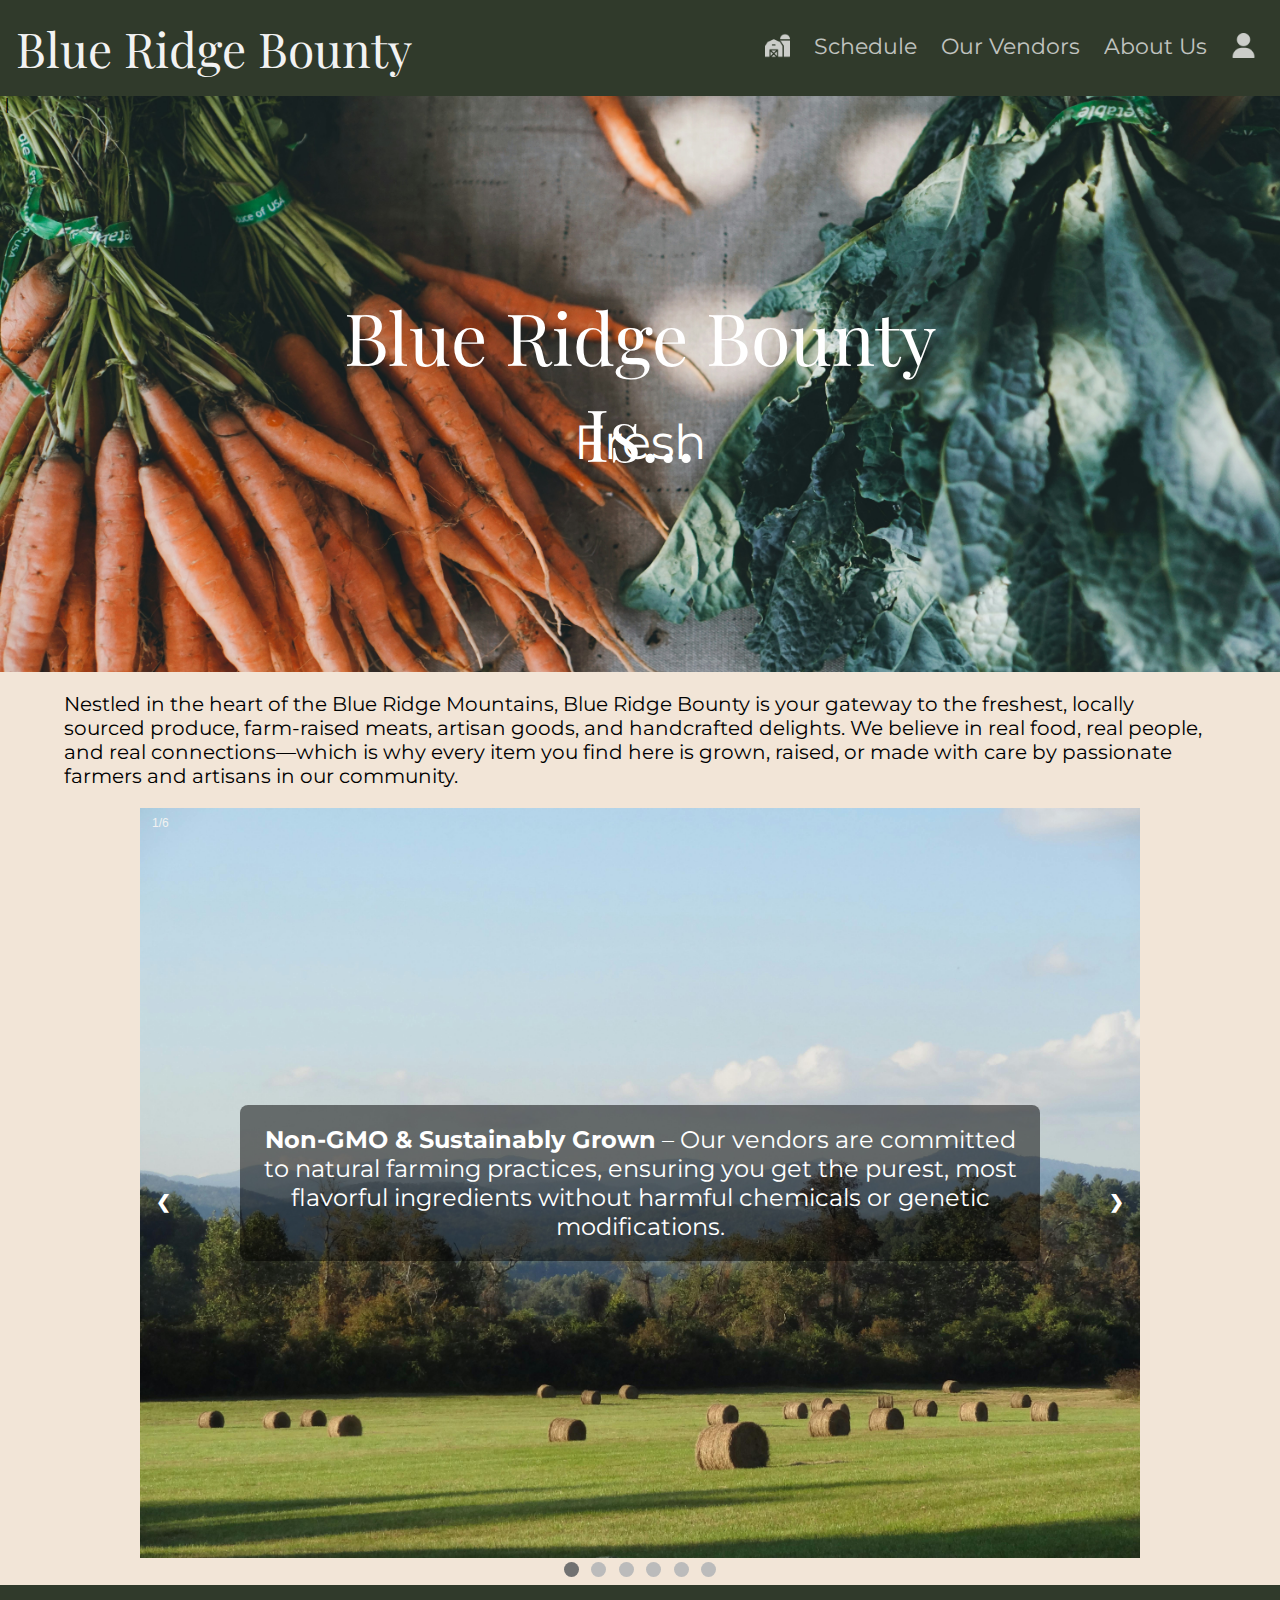
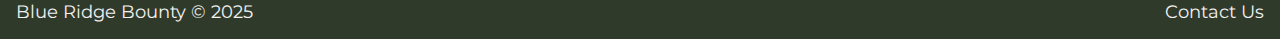
<file: index.html>
<!DOCTYPE html>
<html lang="en">

  <head>
    <meta charset="UTF-8">
    <title>Blue Ridge Bounty - Home</title>
    <link rel="stylesheet" href="/css/styles.css">
    <meta name="viewport" content="width=device-width, initial-scale=1.0">
    <script src="js/script.js" defer></script>
  </head>

  <body class="home">
    <header>
      <h1>Blue Ridge Bounty</h1>
      <nav>
        <ul>
          <li><a href="index.html"><img src="img/barn.png" alt="An icon of a barn" height="25" width="25"></a></li>
          <li><a href="schedule.html">Schedule</a></li>
          <li><a href="ourvendors.html">Our Vendors</a></li>
          <li><a href="aboutus.html">About Us</a></li>
          <li><a href="login.html"><img src="img/user.png" alt="A user login icon." height="25" width="25"></a></li>
        </ul>
      </nav>
    </header>

    <div class="hero-image">
      <section class="typewriter-wrapper">
        <span class="static-text">Blue Ridge Bounty Is...</span>
        <div class="typewriter">
          <span id="text"></span>
          <span class="caret">|</span>
        </div>
      </section>
    </div>

    <div id="content-wrapper">
      <main>
        <div>
          <p>Nestled in the heart of the Blue Ridge Mountains, Blue Ridge Bounty is your gateway to the freshest, locally sourced produce, farm-raised meats, artisan goods, and handcrafted delights. We believe in real food, real people, and real connections—which is why every item you find here is grown, raised, or made with care by passionate farmers and artisans in our community.</p>
        </div>

        <div class="slideshow-container">
          <div class="mySlides fade">
            <div class="numbertext">1/6</div>
            <img src="img/field.jpg" alt="A field on a lush green farm." height="600" width="900">
            <div class="text"><strong>Non-GMO & Sustainably Grown</strong> – Our vendors are committed to natural farming practices, ensuring you get the purest, most flavorful ingredients without harmful chemicals or genetic modifications.</div>
          </div>
          <div class="mySlides fade">
            <img src="img/chicken1.jpg" alt="A farmer holding two chickens." height="600" width="900">
            <div class="numbertext">2/6</div>
            <div class="text"><strong>Farm-Raised & Pasture-Fed</strong> – From grass-fed beef to free-range eggs, we bring you high-quality, ethically raised meats straight from the farm.</div>
          </div>
          <div class="mySlides fade">
            <img src="img/pastries.jpg" alt="A booth at a farmers market." height="600" width="900">
            <div class="numbertext">3/6</div>
            <div class="text"><strong>Artisan & Handmade Goods</strong> – Beyond produce, you’ll find fresh-baked bread, local honey, handcrafted soaps, and more—all made with love by local makers.</div>
          </div>
          <div class="mySlides fade">
            <img src="img/farmer10.jpg" alt="A farmer tends to some crops." height="600" width="900">
            <div class="numbertext">4/6</div>
            <div class="text"><strong>Know Your Farmers, Know Your Food</strong> – Know Your Farmers, Know Your Food – Here, you can meet the growers, ask questions, and feel confident about what you’re putting on your plate.</div>
          </div>
          <div class="mySlides fade">
            <img src="img/produce.jpg" alt="A produce stand at a market." height="600" width="900">
            <div class="numbertext">5/6</div>
            <div class="text"><strong>Looking for something specific?</strong> Use our search feature to find vendors selling your favorite items at the next market!</div>
          </div>
          <div class="mySlides fade">
            <img src="img/booth.jpg" alt="A booth at a farmers market." height="600" width="900">
            <div class="numbertext">6/6</div>
            <div class="text"><strong>Want to be a vendor?</strong> Learn how you can join our community of growers and makers. <a href="login.html">Click here!</a></div>
          </div>

          <!-- arrow buttons -->
          <a class="prev" onclick="plusSlides(-1)">&#10094;</a>
          <a class="next" onclick="plusSlides(1)">&#10095;</a>

          <!-- dots -->
          <div style="text-align:center">
            <span class="dot" onclick="currentSlide(1)"></span>
            <span class="dot" onclick="currentSlide(2)"></span>
            <span class="dot" onclick="currentSlide(3)"></span>
            <span class="dot" onclick="currentSlide(4)"></span>
            <span class="dot" onclick="currentSlide(5)"></span>
            <span class="dot" onclick="currentSlide(6)"></span>
          </div>
        </div>
      </main>
    </div>

    <footer>
      <span>Blue Ridge Bounty &copy; 2025</span>
      <a href="aboutus.html#contact">Contact Us</a>
    </footer>
  </body>

</html>
</file>
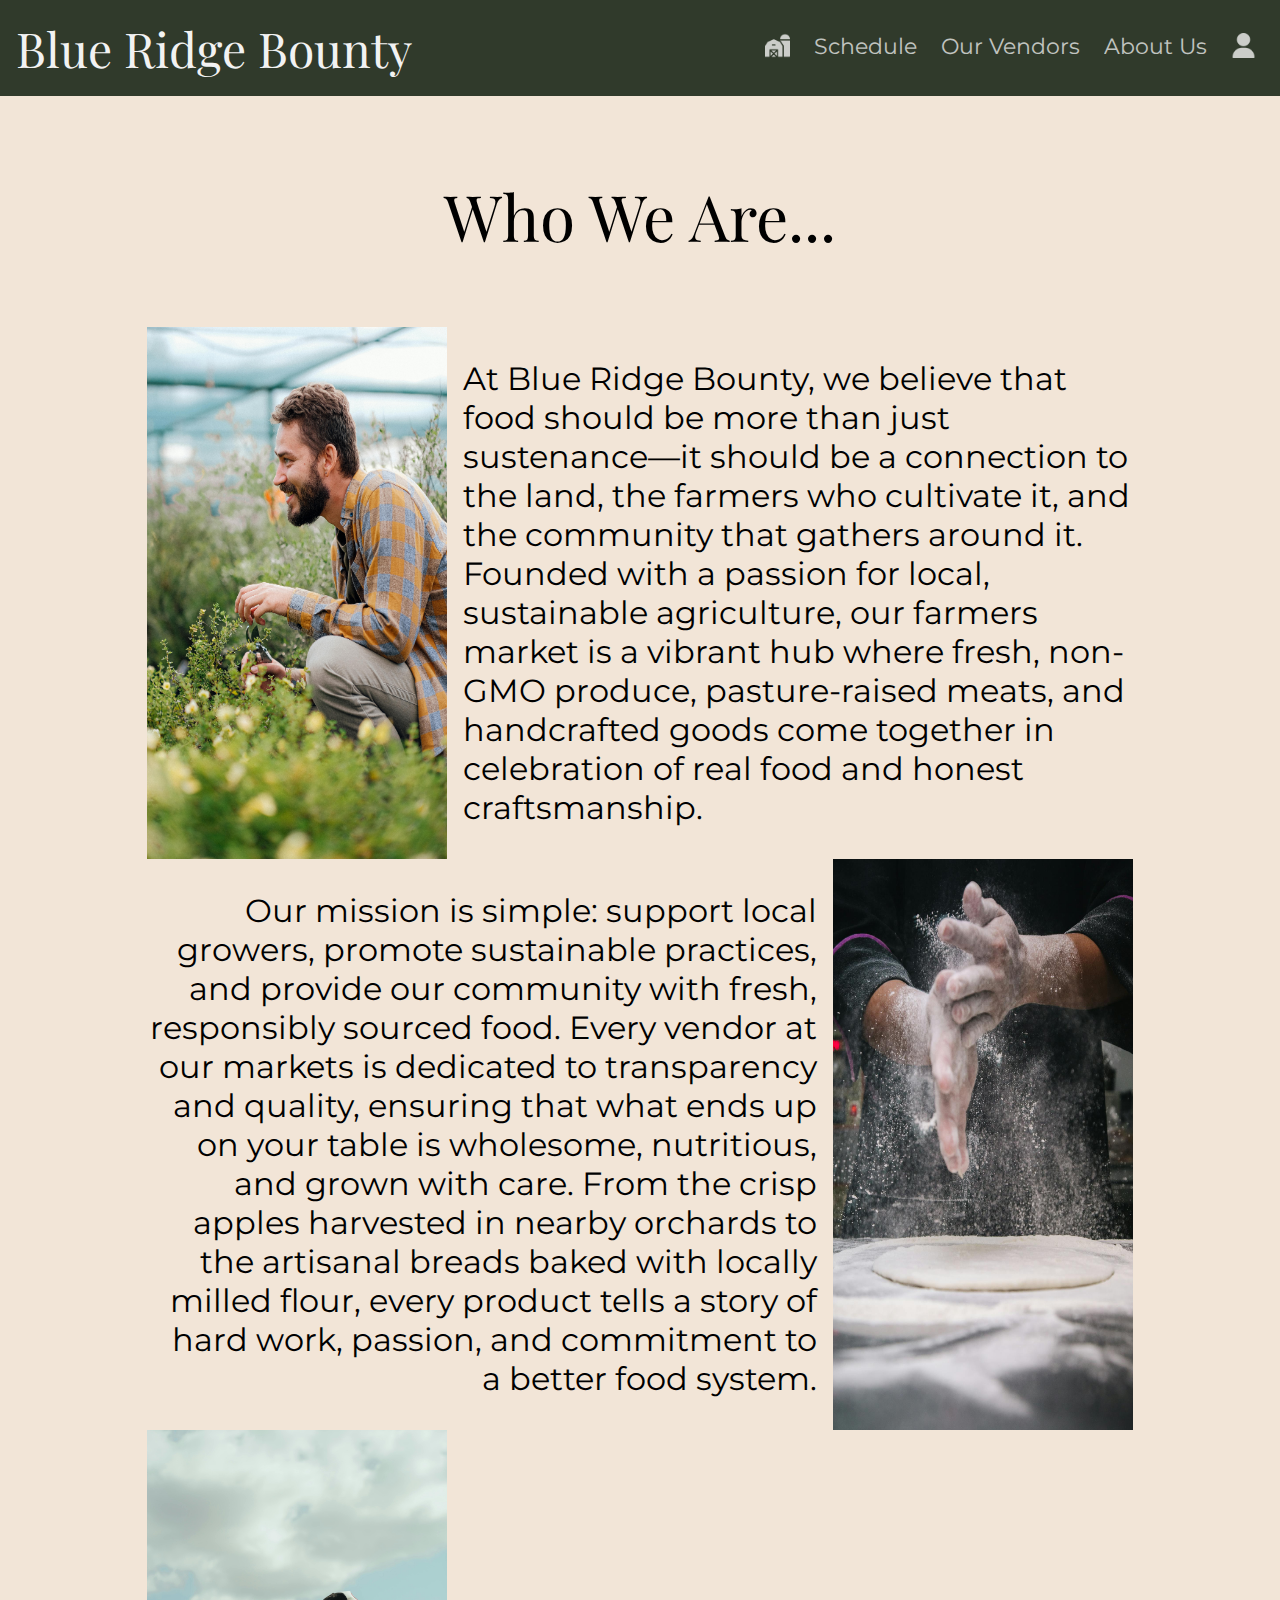
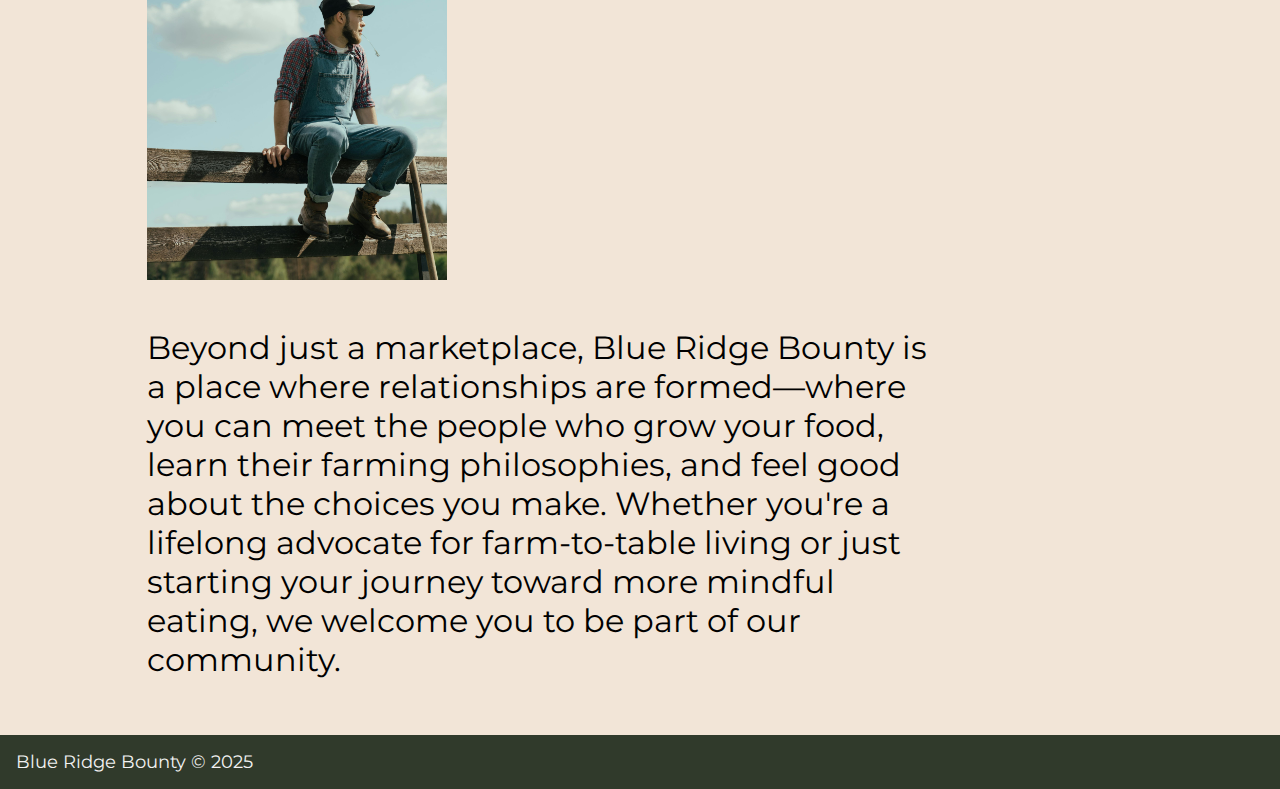
<file: aboutus.html>
<!DOCTYPE html>
<html lang="en">

  <head>
    <meta charset="UTF-8">
    <title>Blue Ridge Bounty - Home</title>
    <link rel="stylesheet" href="/css/styles.css">
    <meta name="viewport" content="width=device-width, initial-scale=1.0">
    <script src="js/script.js" defer></script>
  </head>

  <body class="aboutus">
    <header>
      <h1>Blue Ridge Bounty</h1>
      <nav>
        <ul>
          <li><a href="index.html"><img src="img/barn.png" alt="An icon of a barn" height="25" width="25"></a></li>
          <li><a href="schedule.html">Schedule</a></li>
          <li><a href="ourvendors.html">Our Vendors</a></li>
          <li><a href="aboutus.html">About Us</a></li>
          <li><a href="login.html"><img src="img/user.png" alt="A user login icon." height="25" width="25"></a></li>
        </ul>
      </nav>
    </header>

    <main>
      <section>
        <h2>Who We Are...</h2>
        <div>
          <div class="aboutus-item">
            <img src="img/farmer4.jpg" alt="A photo of a local farmer." height="450" width="300">
            <p>At Blue Ridge Bounty, we believe that food should be more than just sustenance—it should be a connection to the land, the farmers who cultivate it, and the community that gathers around it. Founded with a passion for local, sustainable agriculture, our farmers market is a vibrant hub where fresh, non-GMO produce, pasture-raised meats, and handcrafted goods come together in celebration of real food and honest craftsmanship.</p>
          </div>
          <div class="aboutus-item">
            <img src="img/flour.jpg" alt="A photo of a man preparing bread." height="450" width="300">
            <p>Our mission is simple: support local growers, promote sustainable practices, and provide our community with fresh, responsibly sourced food. Every vendor at our markets is dedicated to transparency and quality, ensuring that what ends up on your table is wholesome, nutritious, and grown with care. From the crisp apples harvested in nearby orchards to the artisanal breads baked with locally milled flour, every product tells a story of hard work, passion, and commitment to a better food system.</p>
          </div>
          <div class="aboutus-item">
            <img src="img/farmer7.jpg" alt="A photo of a local farmer." height="450" width="300">
            <p>Beyond just a marketplace, Blue Ridge Bounty is a place where relationships are formed—where you can meet the people who grow your food, learn their farming philosophies, and feel good about the choices you make. Whether you're a lifelong advocate for farm-to-table living or just starting your journey toward more mindful eating, we welcome you to be part of our community.</p>
          </div>


          <!-- Booooo 👎-->
          <!-- <div>
            <h3 id="contact">Contact Us</h3>
            <div>
              <img src="img/envelope.png" alt="An envelope icon." height="25" width="25">
              <span>support@blueridgebounty.us</span>
            </div>
            <div>
              <img src="img/phone.png" alt="An envelope icon." height="25" width="25">
              <span>1-258-2689</span>
            </div>
          </div>
        </div> -->
      </section>
    </main>

    <footer>
      <span>Blue Ridge Bounty &copy; 2025</span>
    </footer>
  </body>
</file>
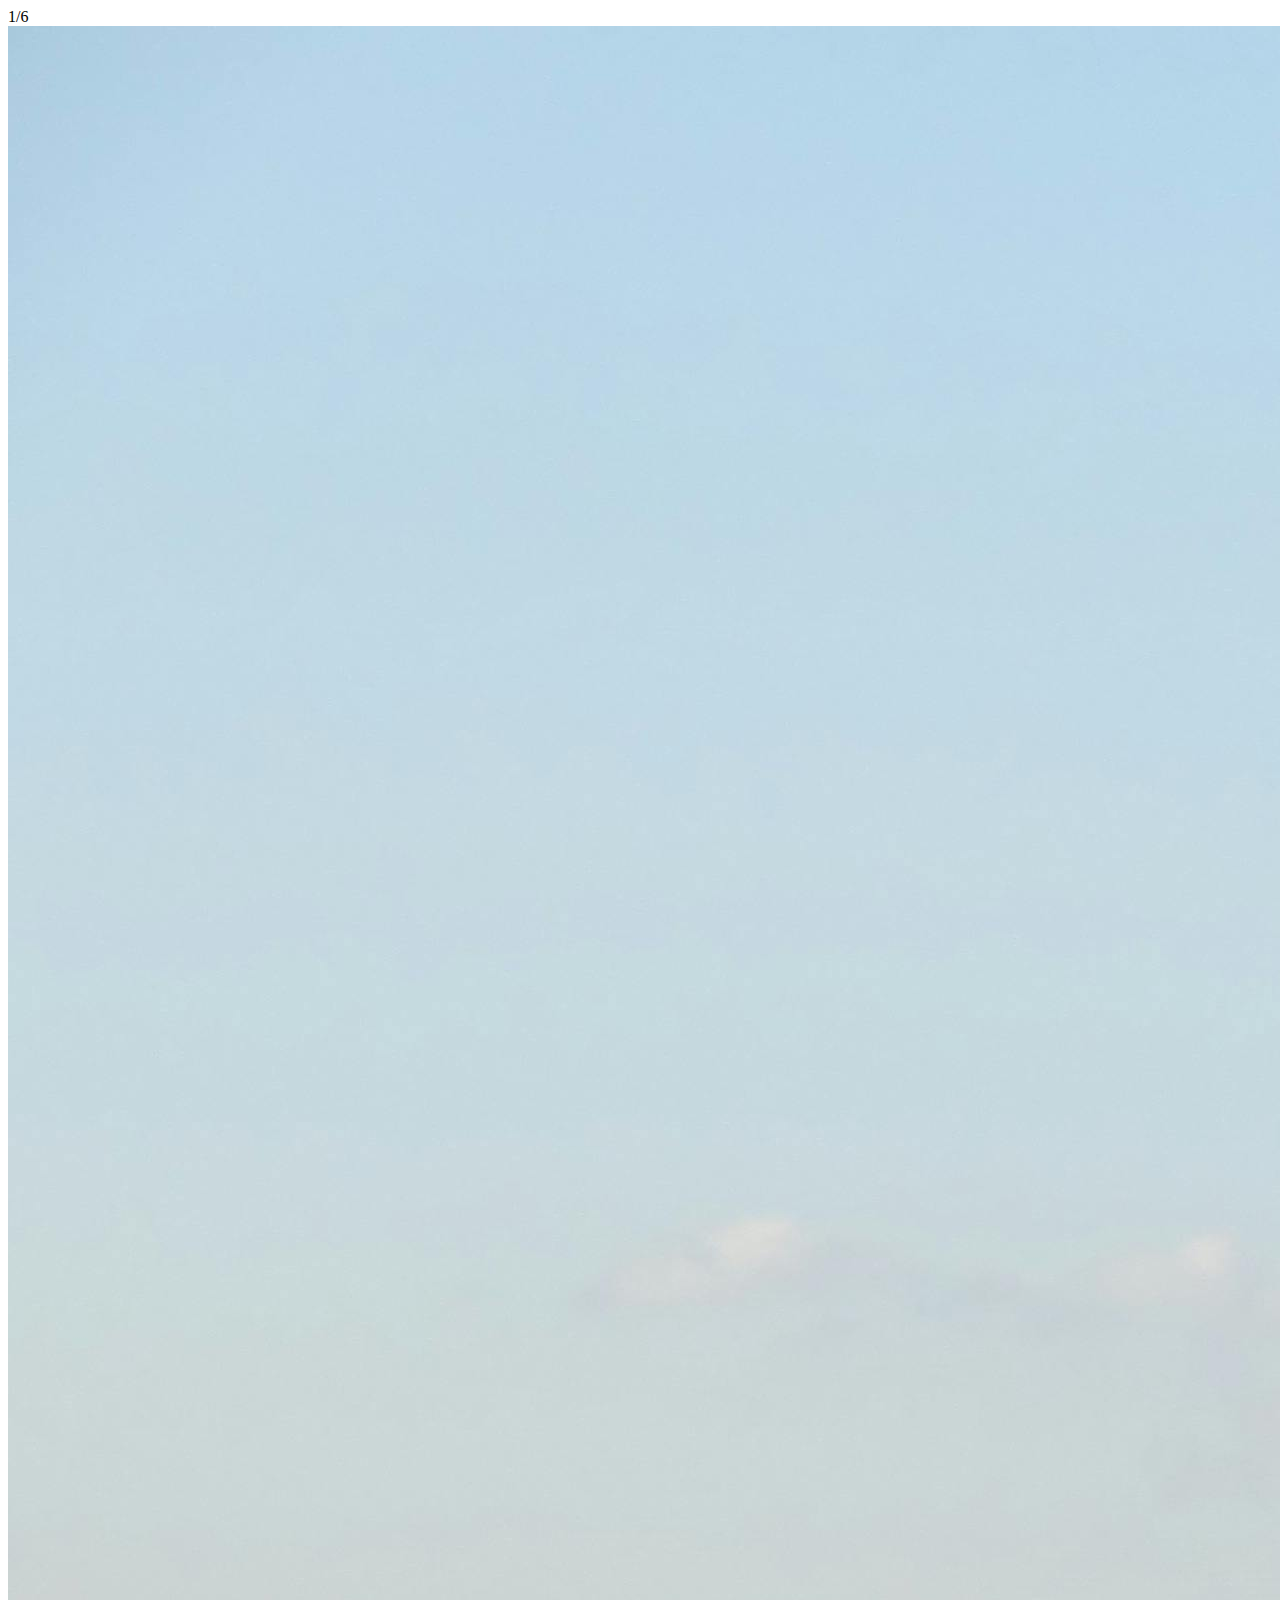
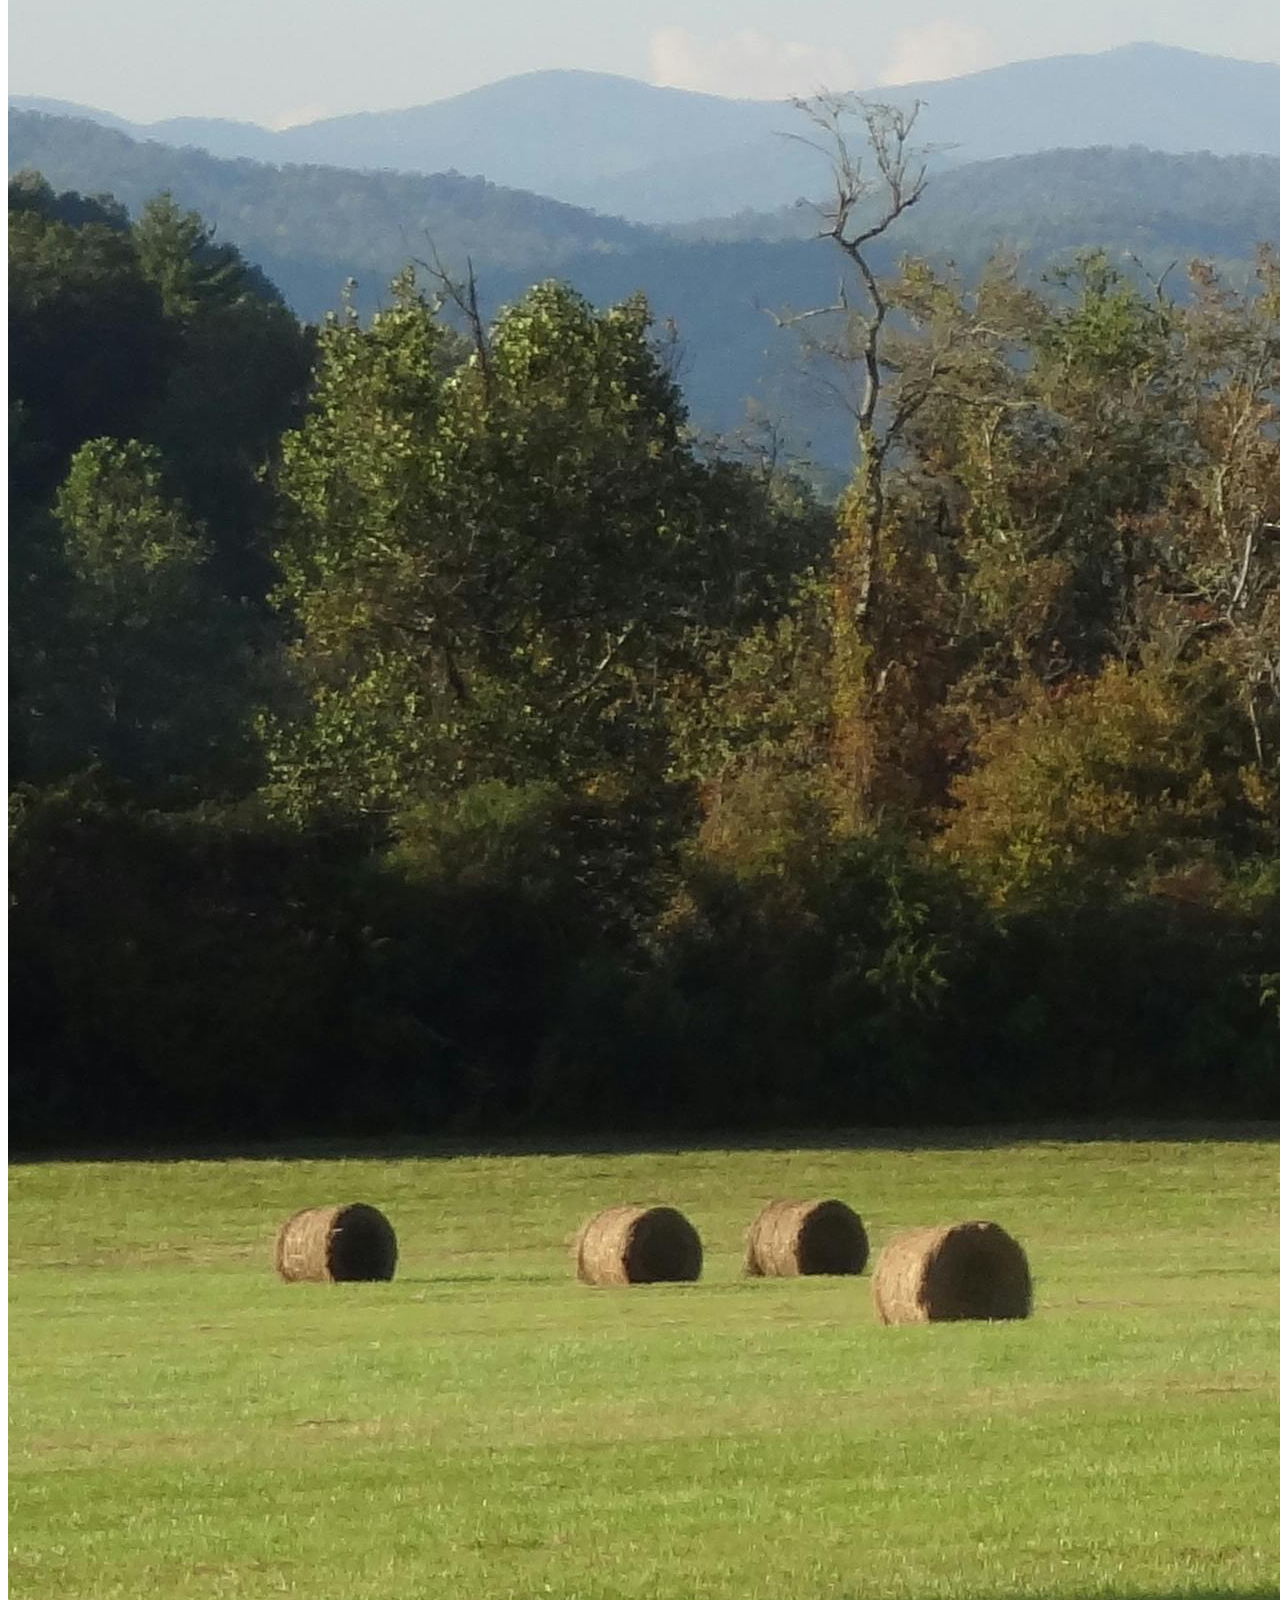
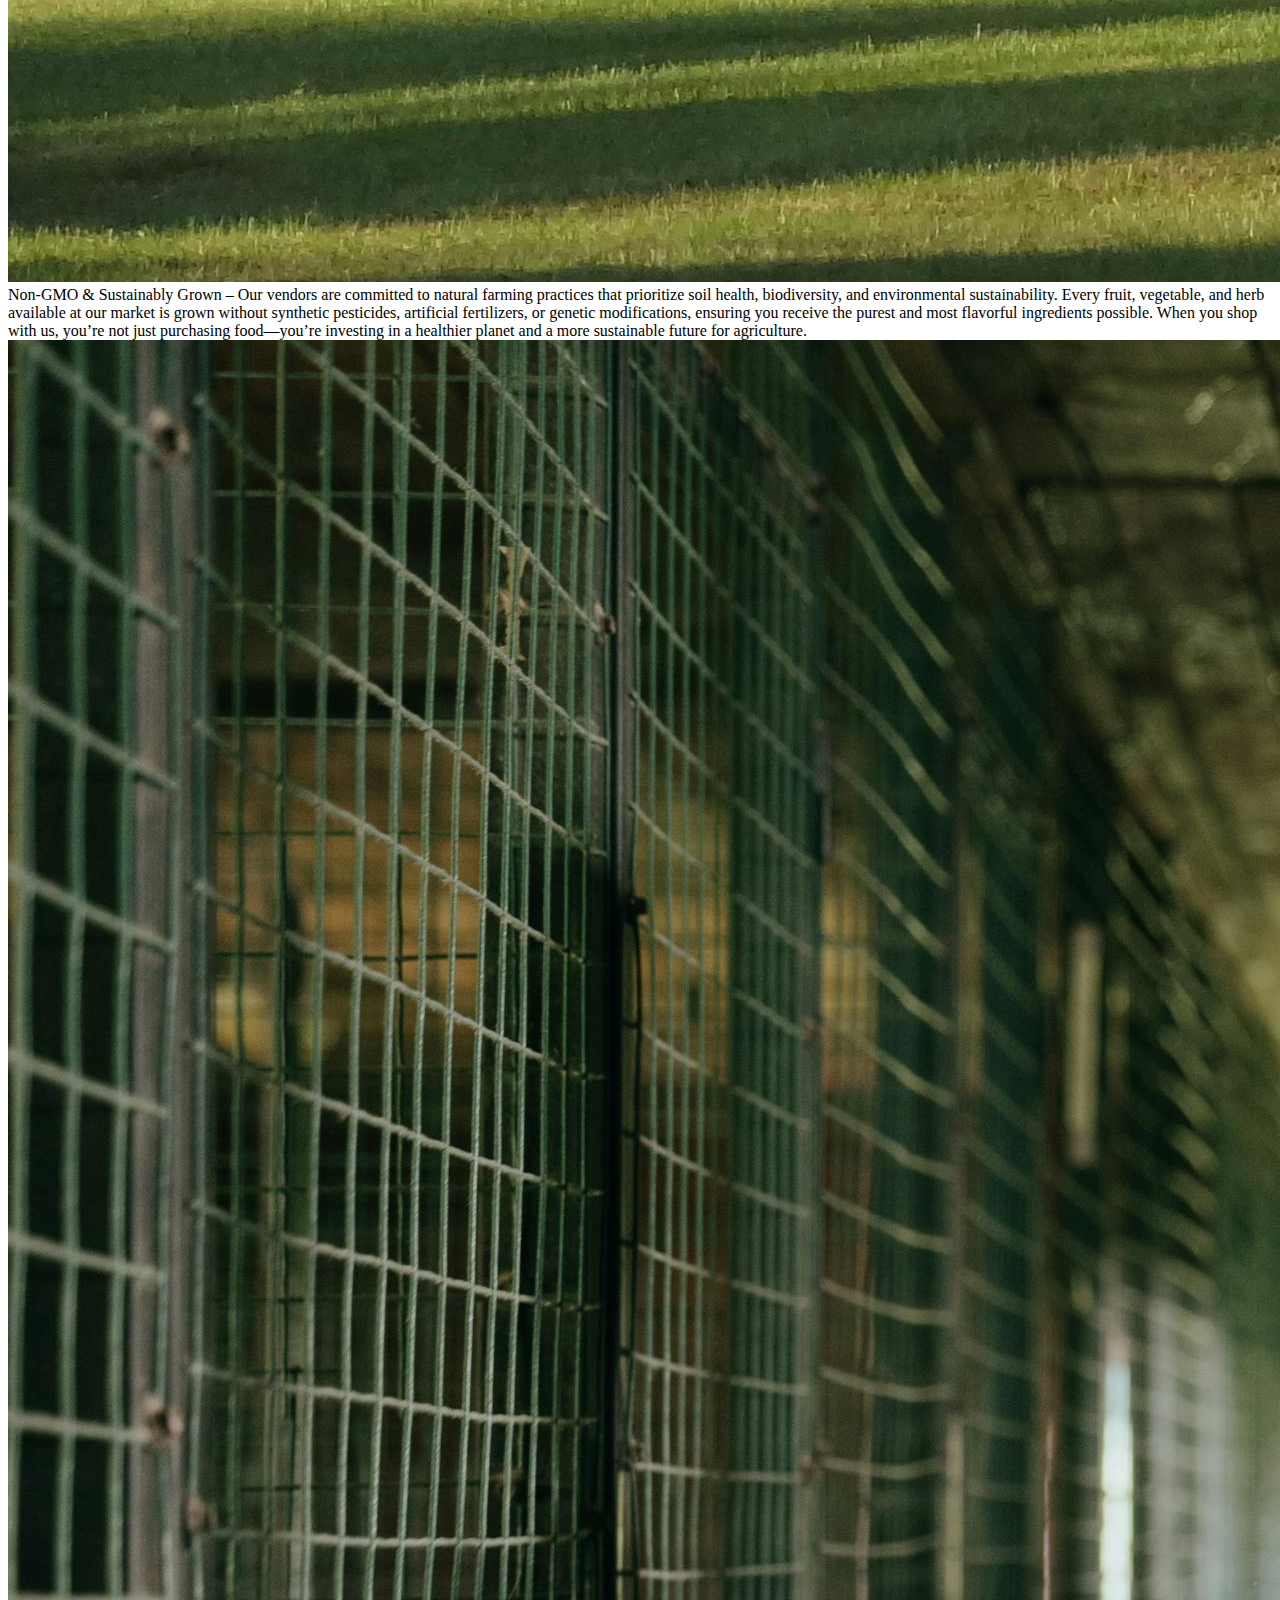
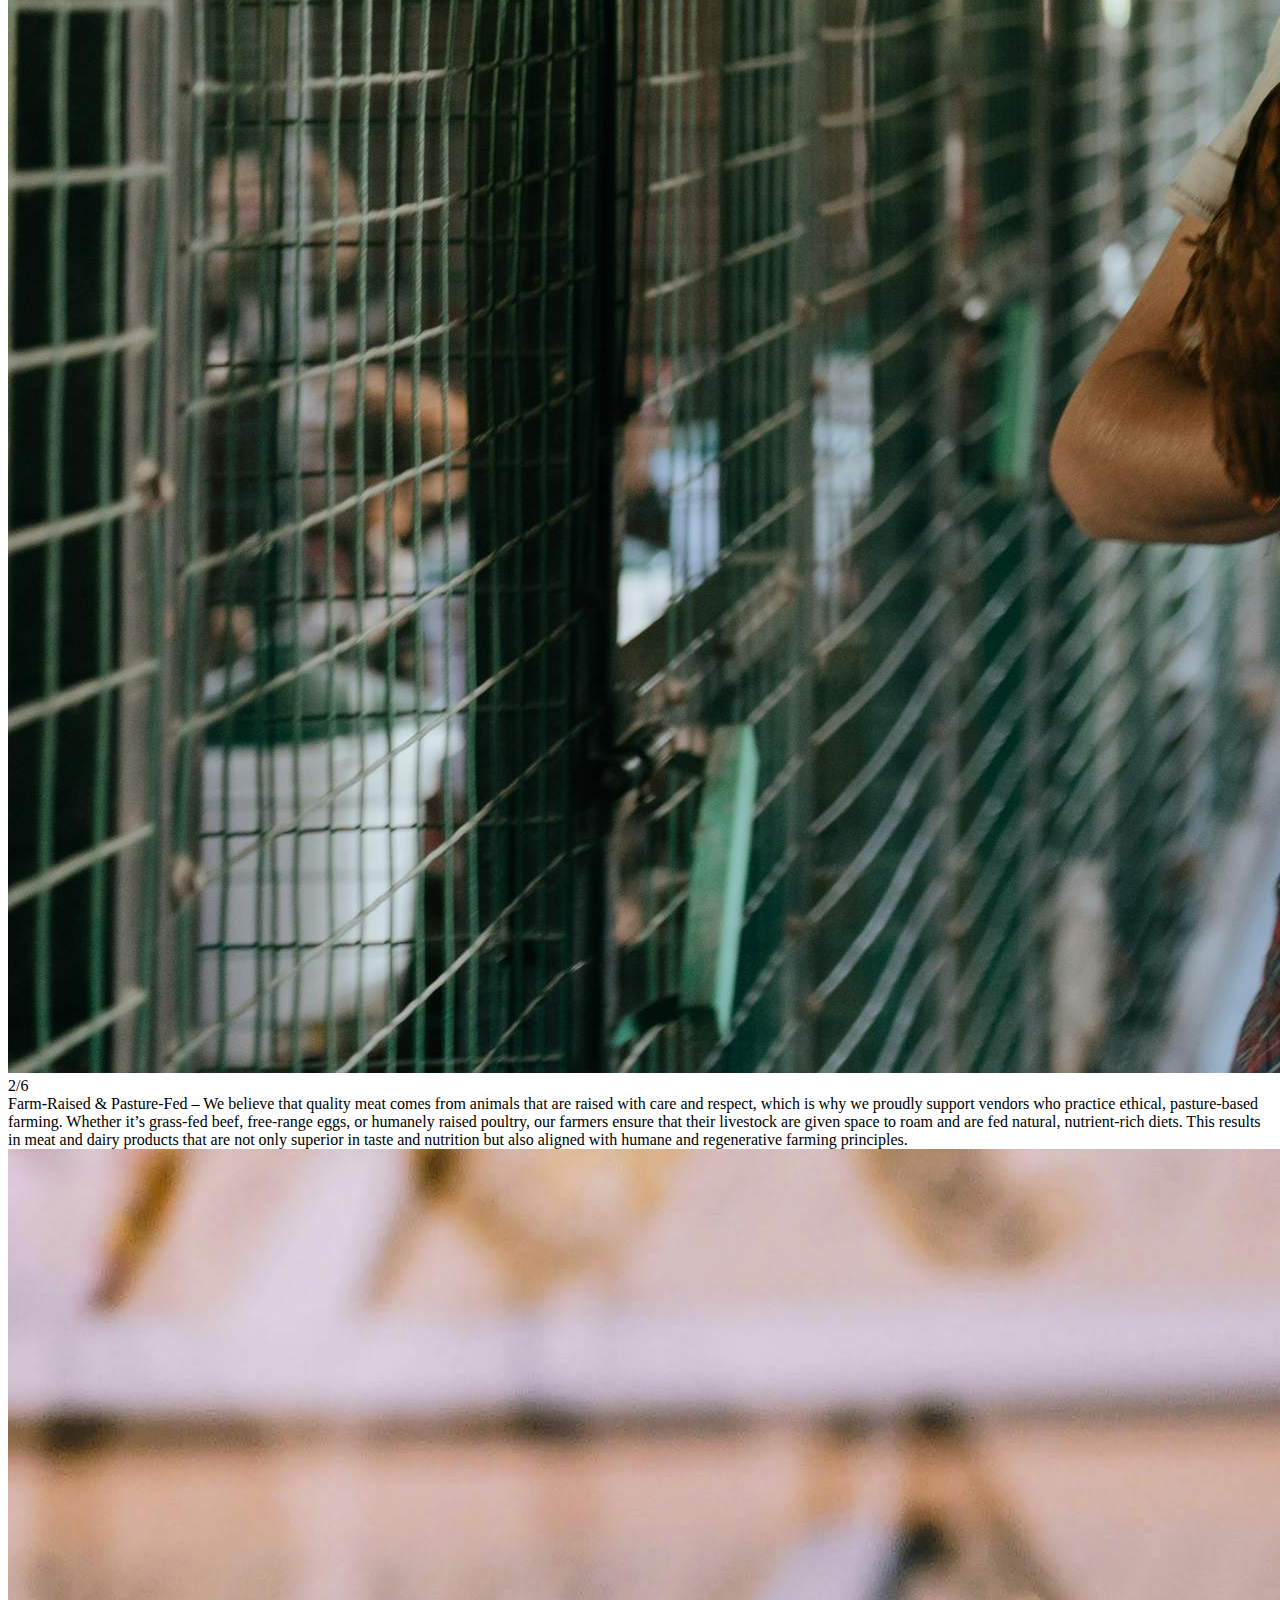
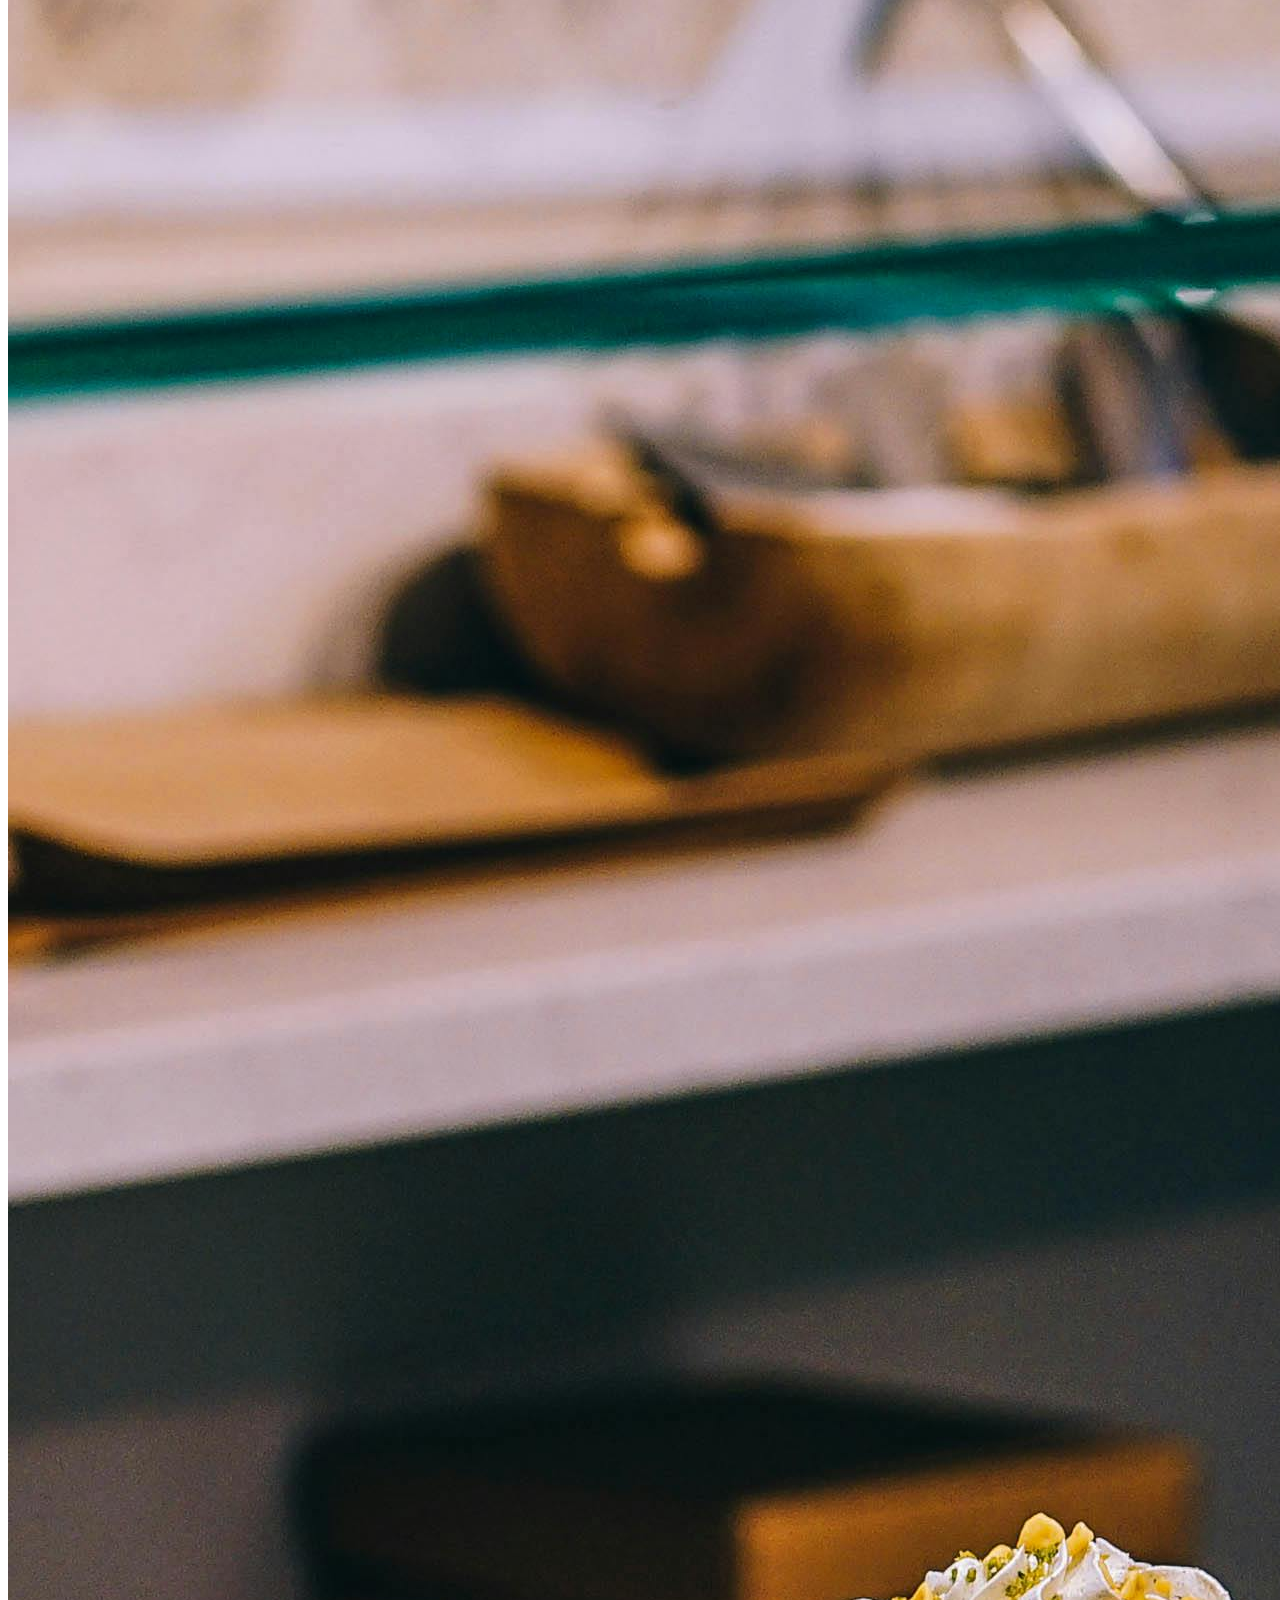
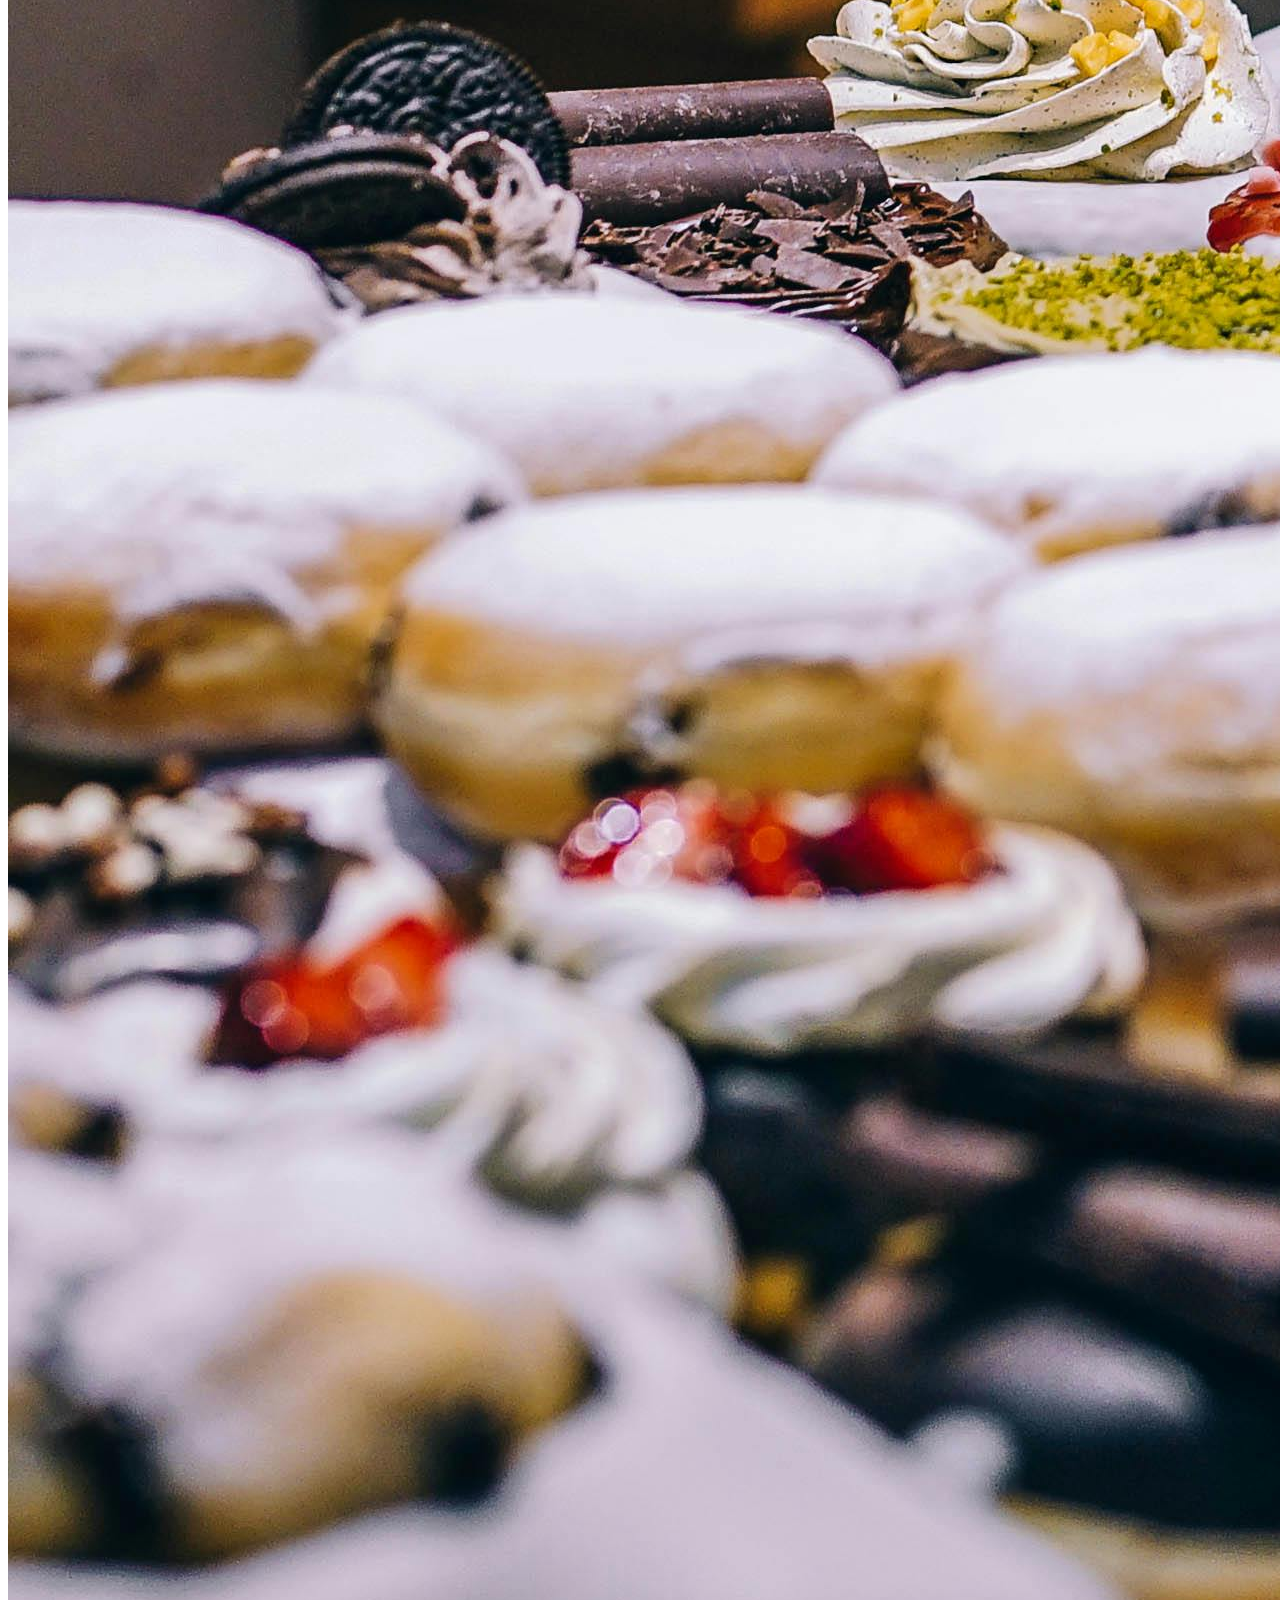
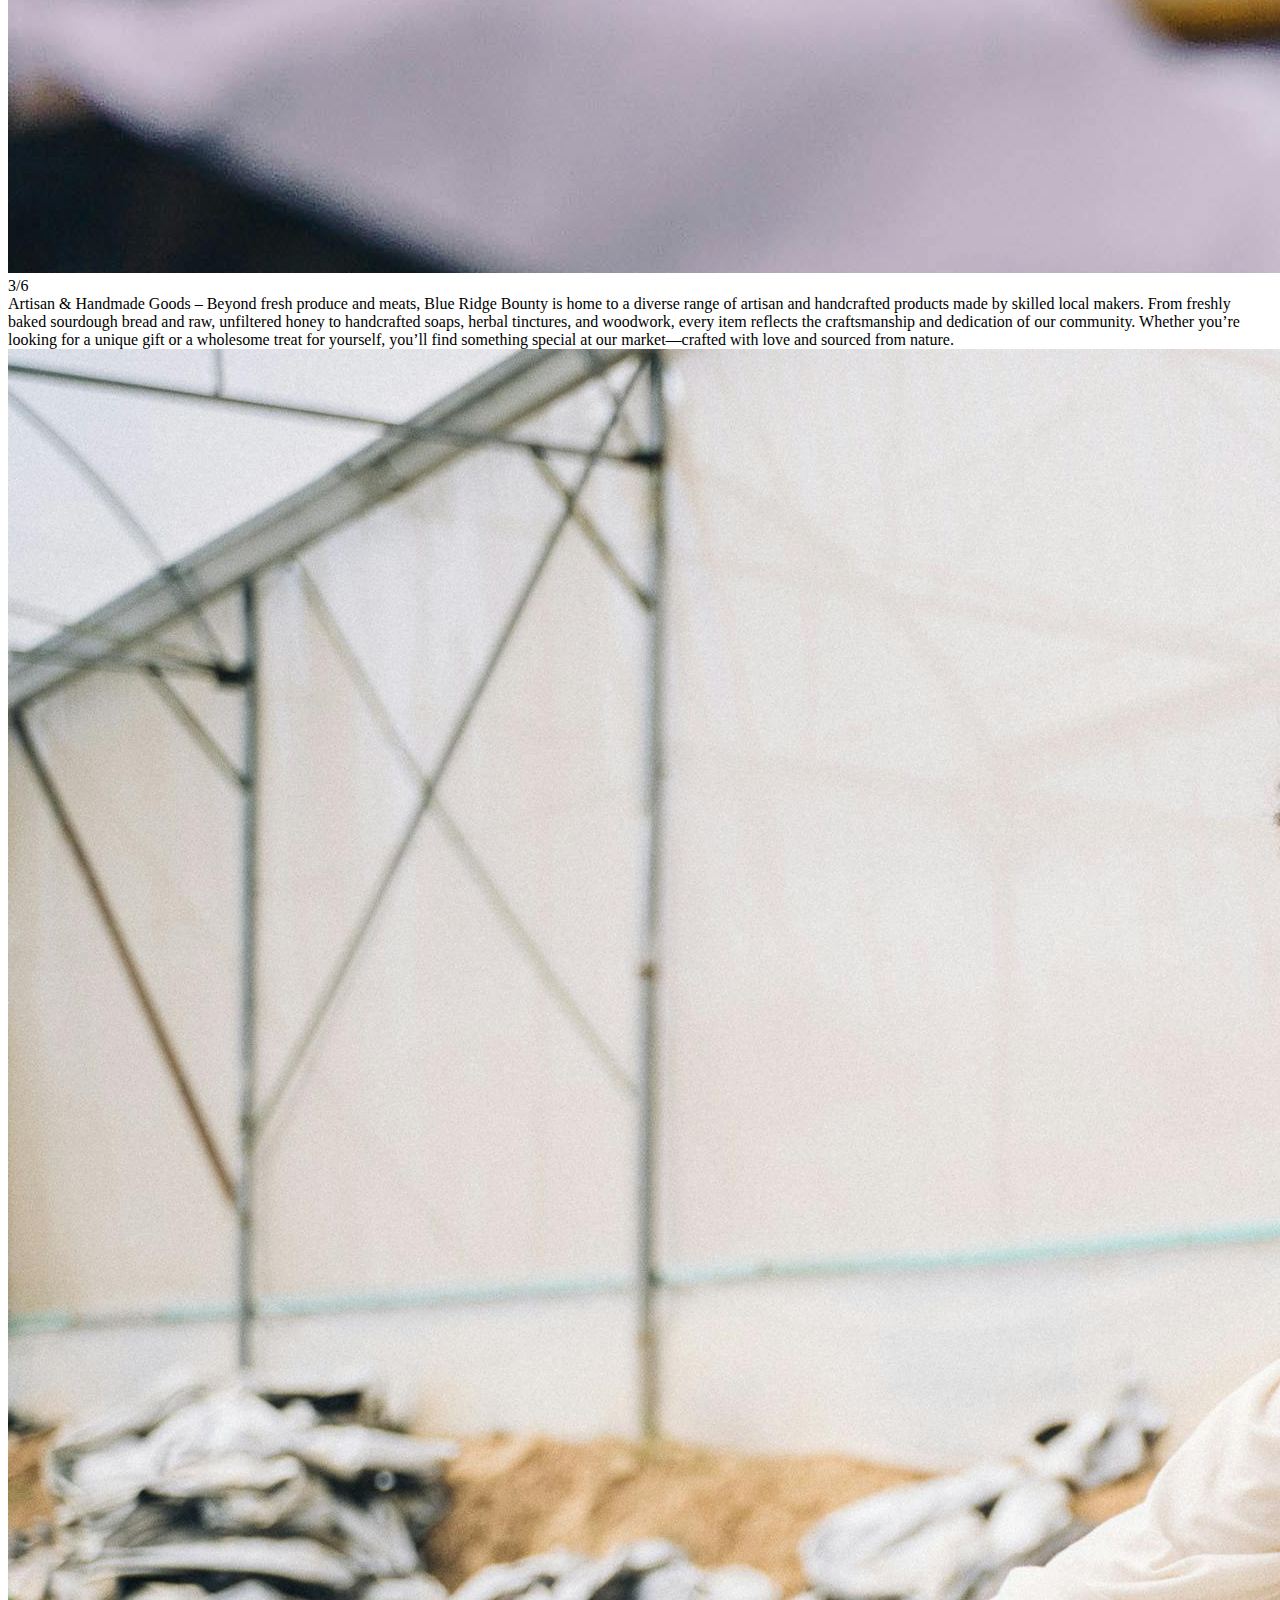
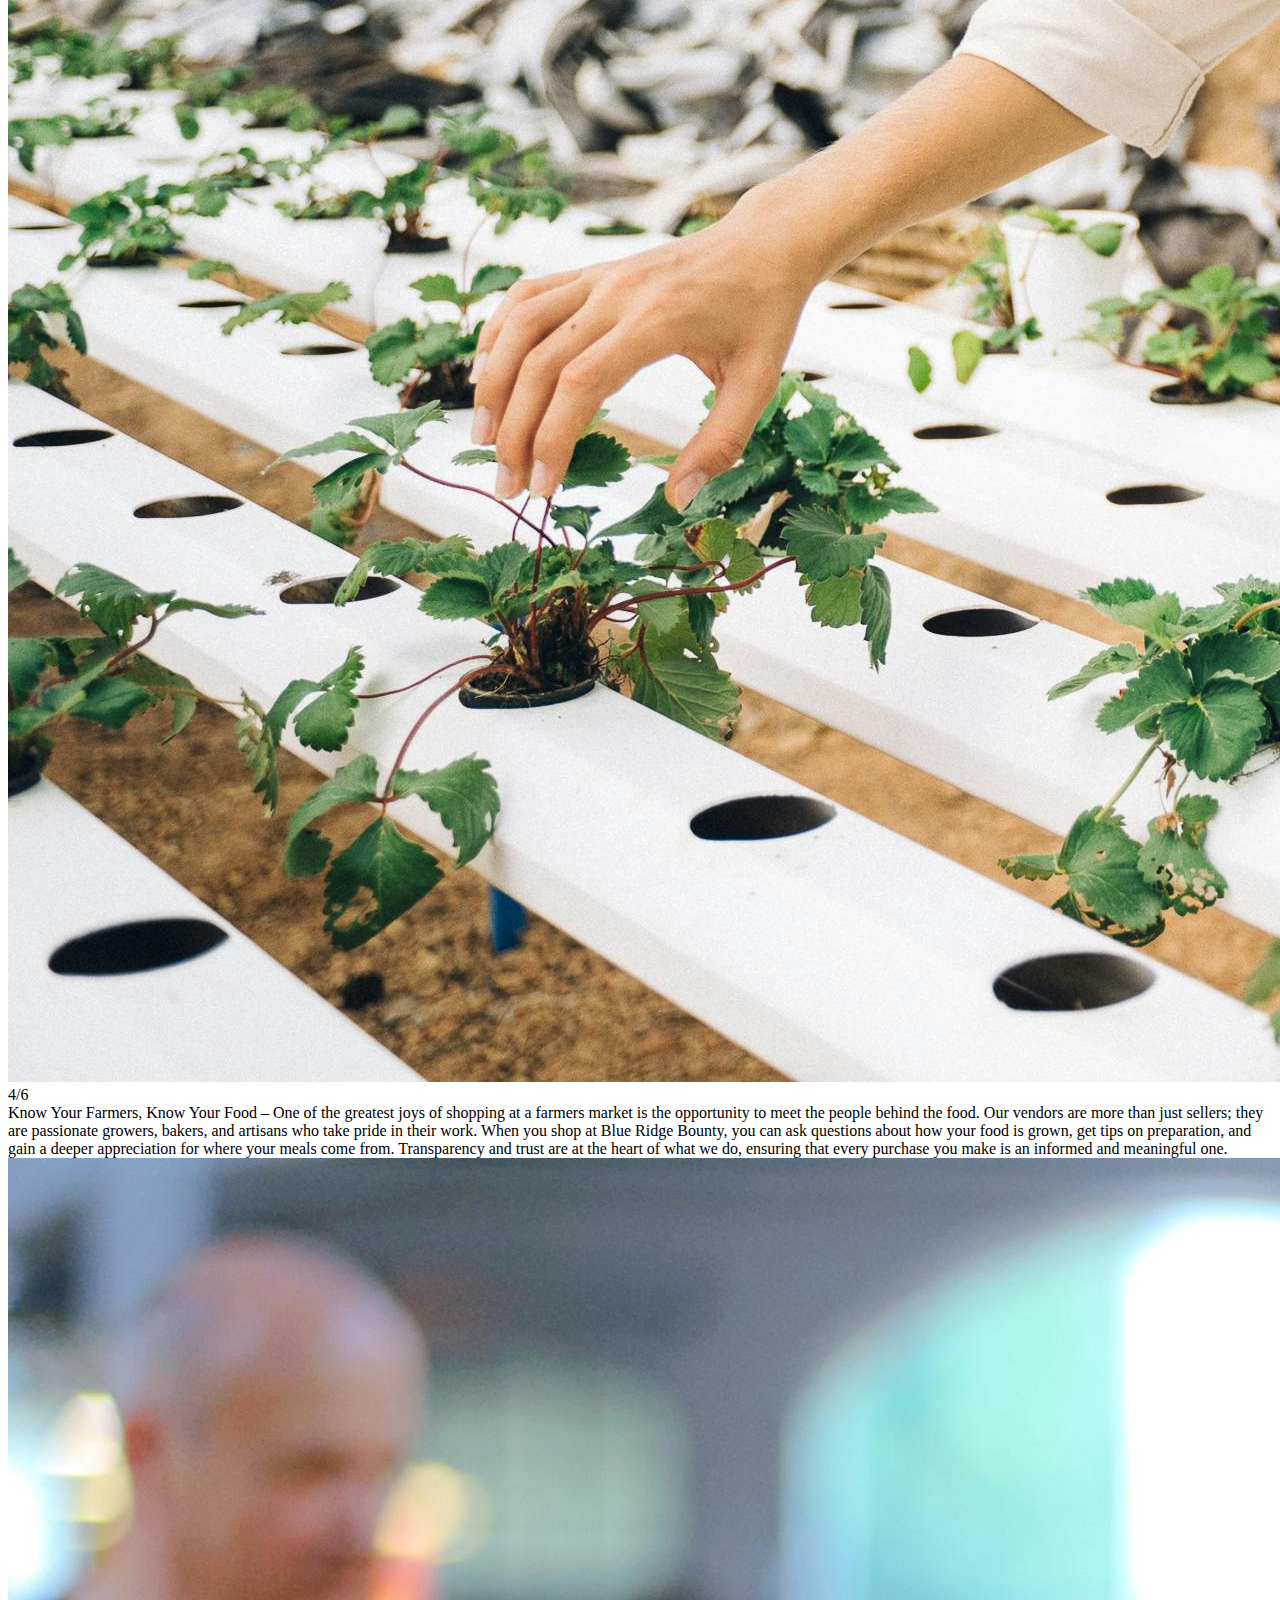
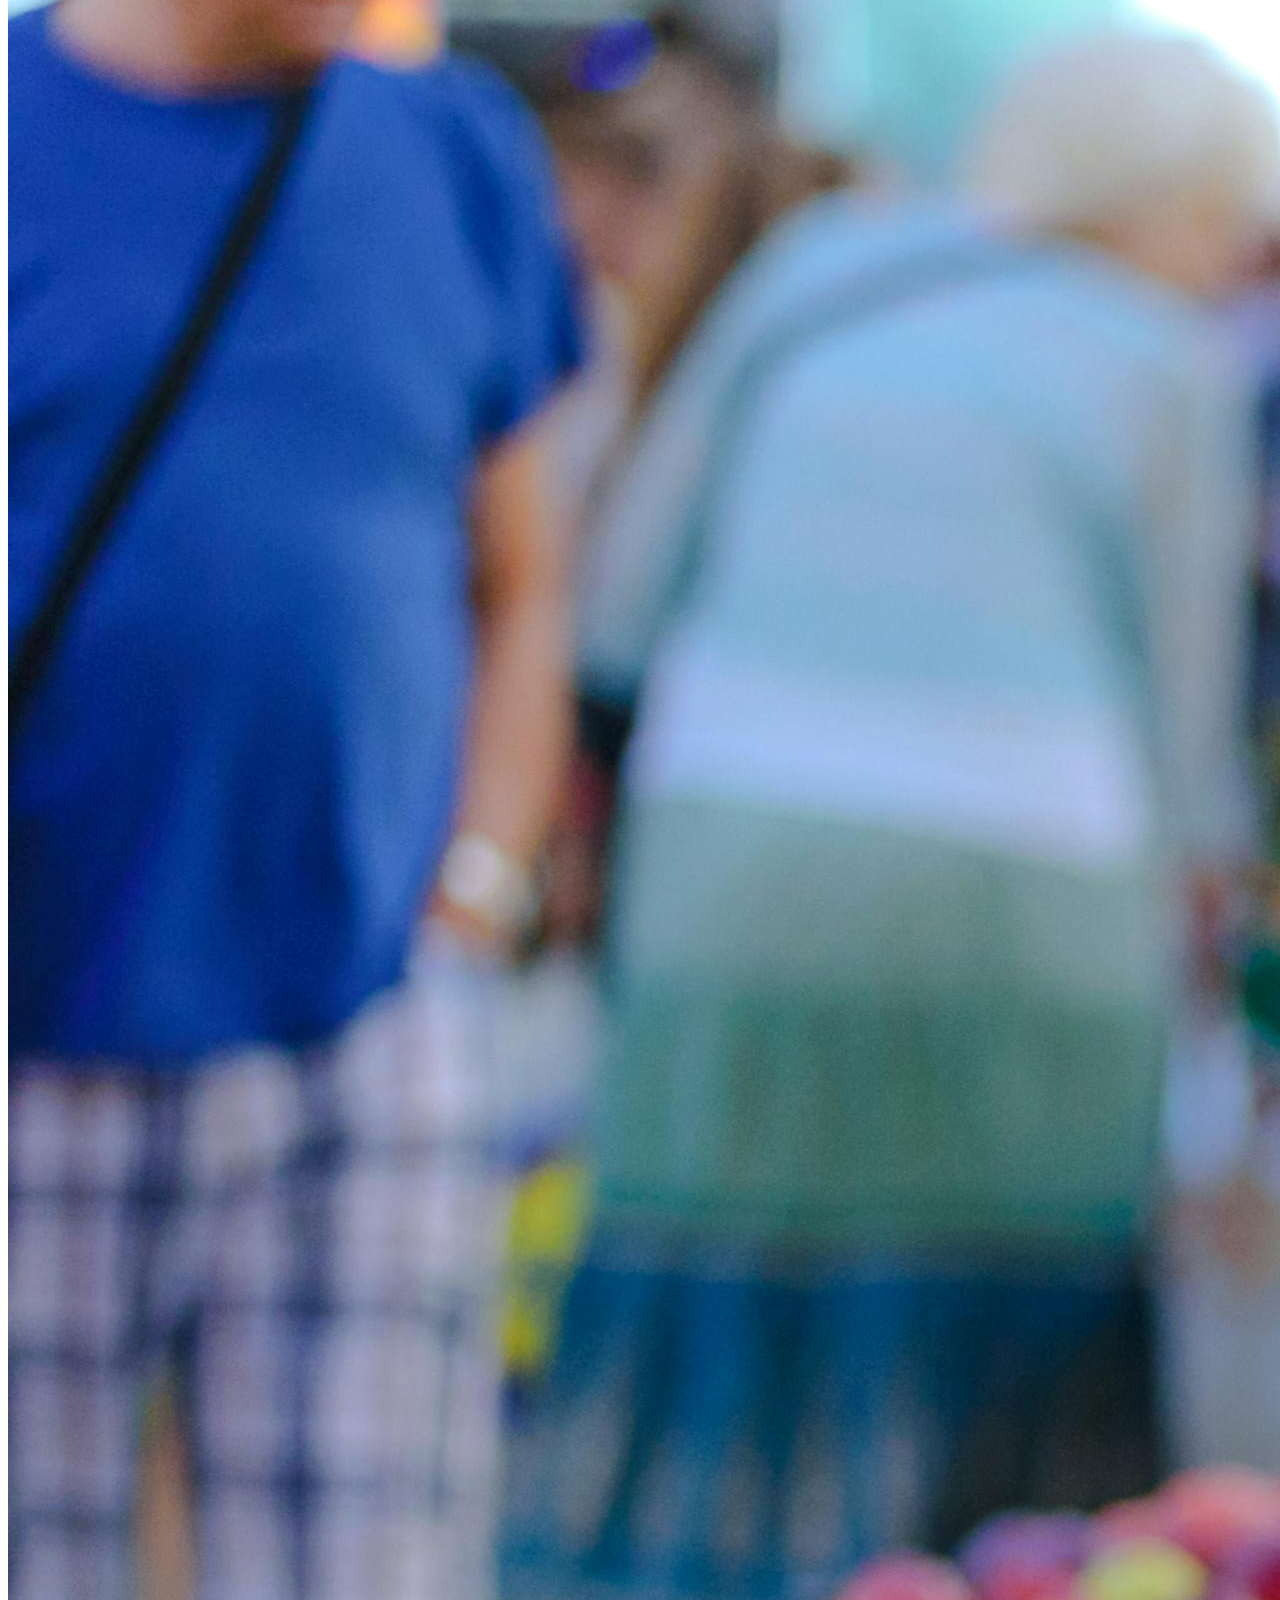
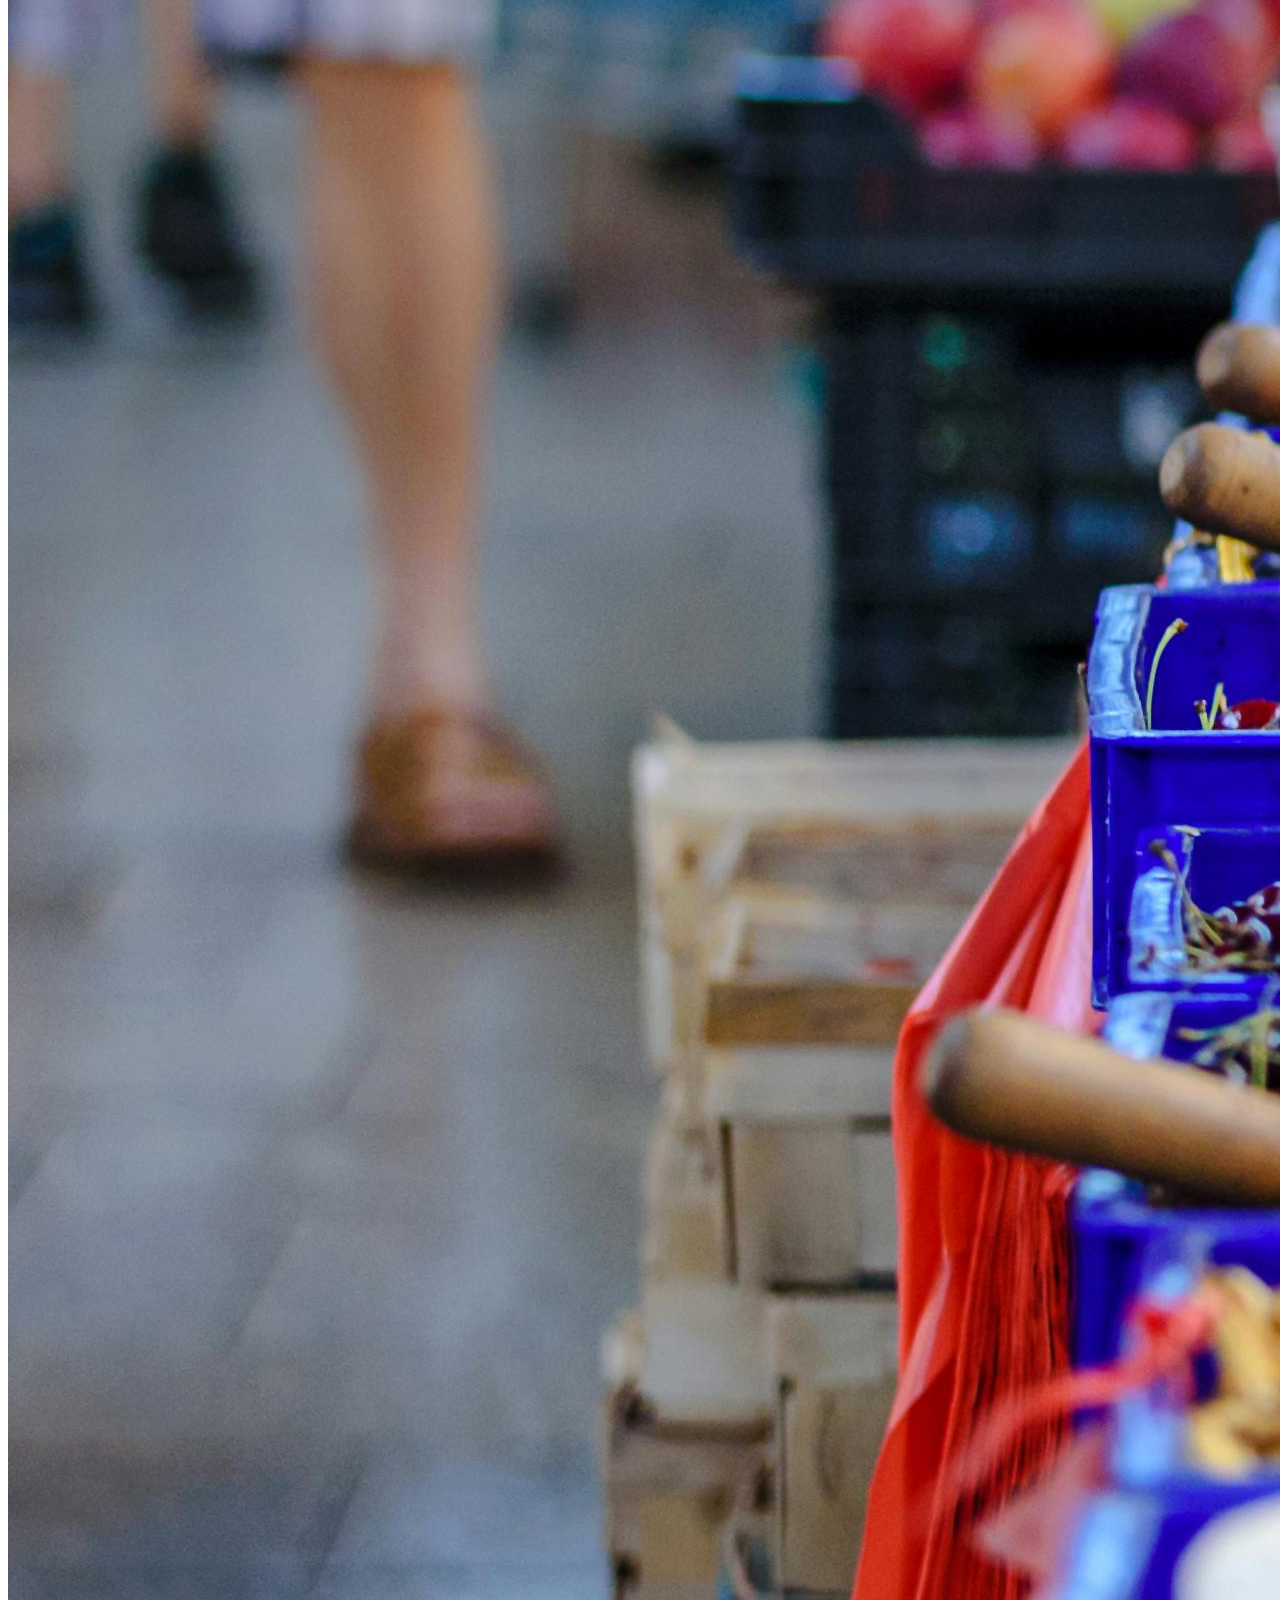
<file: BS.html>
<!DOCTYPE html>
<html lang="en">

  <head>
    <meta charset="UTF-8">
    <meta name="viewport" content="width=device-width, initial-scale=1.0">
    <title>Document</title>
  </head>

  <body>
    <!-- slideshow -->
    <div class="slideshow-container">
      <div class="mySlides fade">
        <div class="numbertext">1/6</div>
        <img src="img/field.jpg" alt="A field on a lush green farm.">
        <div class="text">Non-GMO & Sustainably Grown – Our vendors are committed to natural farming practices that prioritize soil health, biodiversity, and environmental sustainability. Every fruit, vegetable, and herb available at our market is grown without synthetic pesticides, artificial fertilizers, or genetic modifications, ensuring you receive the purest and most flavorful ingredients possible. When you shop with us, you’re not just purchasing food—you’re investing in a healthier planet and a more sustainable future for agriculture.</div>
      </div>
      <div class="mySlides fade">
        <img src="img/chicken1.jpg" alt="A farmer holding two chickens.">
        <div class="numbertext">2/6</div>
        <div class="text">Farm-Raised & Pasture-Fed – We believe that quality meat comes from animals that are raised with care and respect, which is why we proudly support vendors who practice ethical, pasture-based farming. Whether it’s grass-fed beef, free-range eggs, or humanely raised poultry, our farmers ensure that their livestock are given space to roam and are fed natural, nutrient-rich diets. This results in meat and dairy products that are not only superior in taste and nutrition but also aligned with humane and regenerative farming principles.</div>
      </div>
      <div class="mySlides fade">
        <img src="img/pastries.jpg" alt="A booth at a farmers market.">
        <div class="numbertext">3/6</div>
        <div class="text">Artisan & Handmade Goods – Beyond fresh produce and meats, Blue Ridge Bounty is home to a diverse range of artisan and handcrafted products made by skilled local makers. From freshly baked sourdough bread and raw, unfiltered honey to handcrafted soaps, herbal tinctures, and woodwork, every item reflects the craftsmanship and dedication of our community. Whether you’re looking for a unique gift or a wholesome treat for yourself, you’ll find something special at our market—crafted with love and sourced from nature.</div>
      </div>
      <div class="mySlides fade">
        <img src="img/farmer10.jpg" alt="A farmer tends to some crops.">
        <div class="numbertext">4/6</div>
        <div class="text">Know Your Farmers, Know Your Food – One of the greatest joys of shopping at a farmers market is the opportunity to meet the people behind the food. Our vendors are more than just sellers; they are passionate growers, bakers, and artisans who take pride in their work. When you shop at Blue Ridge Bounty, you can ask questions about how your food is grown, get tips on preparation, and gain a deeper appreciation for where your meals come from. Transparency and trust are at the heart of what we do, ensuring that every purchase you make is an informed and meaningful one.</div>
      </div>
      <div>
        <img src="img/produce.jpg" alt="A produce stand at a market.">
        <div class="numbertext">5/6</div>
        <div class="text">We know how important it is to find exactly what you need, whether it’s organic greens, grass-fed beef, or locally made jams. That’s why we offer an easy-to-use search and filter feature that allows you to browse vendors and their products before you even arrive at the market. Simply type in what you’re looking for, and we’ll show you which vendors will have it at the next market day—making your shopping experience seamless and efficient.</div>
      </div>
      <div class="mySlides fade">
        <img src="img/booth.jpg" alt="A booth at a farmers market.">
        <div class="numbertext">6/6</div>
        <div class="text">Want to be a vendor? Are you a farmer, baker, or artisan looking to share your products with a community that values fresh, locally made goods? Becoming a vendor at Blue Ridge Bounty is a great way to connect with like-minded customers who appreciate quality and craftsmanship. Whether you’re an experienced farmer or just starting your small business, we provide a welcoming space for you to showcase your work. Learn more about vendor opportunities and how you can become part of our growing network of local producers.</div>
      </div>

      <!-- arrow buttons -->
      <a class="prev" onclick="plusSlides(-1)">&#10094;</a>
      <a class="next" onclick="plusSlides(1)">&#10095;</a>

      <!-- dots -->
      <div style="text-align:center">
        <span class="dot" onclick="currentSlide(1)"></span>
        <span class="dot" onclick="currentSlide(2)"></span>
        <span class="dot" onclick="currentSlide(3)"></span>
        <span class="dot" onclick="currentSlide(4)"></span>
        <span class="dot" onclick="currentSlide(5)"></span>
        <span class="dot" onclick="currentSlide(6)"></span>
      </div>
    </div>
  </body>

</html>
</file>
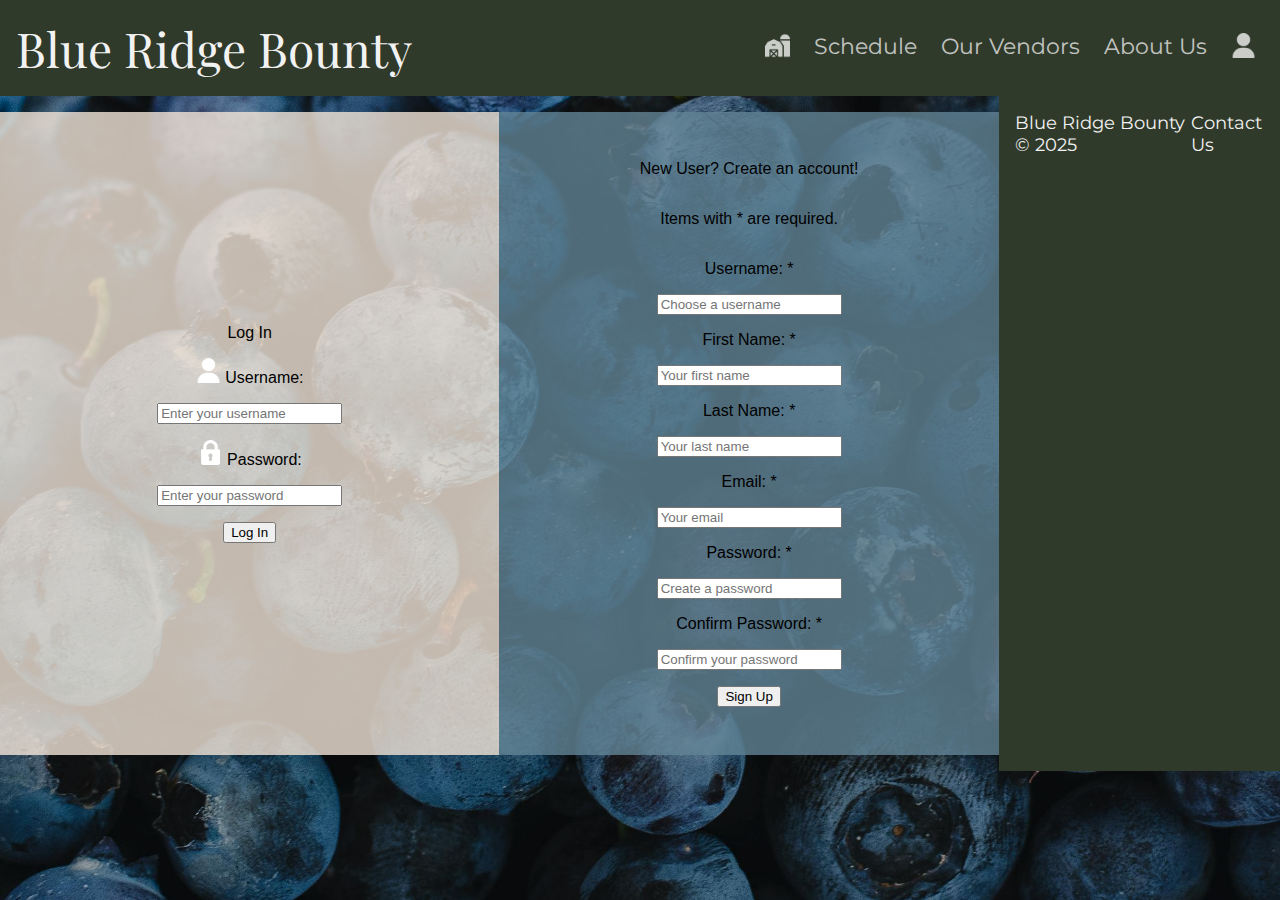
<file: login.html>
<!DOCTYPE html>
<html lang="en">

  <head>
    <meta charset="UTF-8">
    <title>Blue Ridge Bounty - Log In</title>
    <link rel="stylesheet" href="css/styles.css">
    <meta name="viewport" content="width=device-width, initial-scale=1.0">
  </head>

  <body class="login">
    <header>
      <h1>Blue Ridge Bounty</h1>
      <nav>
        <ul>
          <li><a href="index.html"><img src="img/barn.png" alt="An icon of a barn" height="25" width="25"></a></li>
          <li><a href="schedule.html">Schedule</a></li>
          <li><a href="ourvendors.html">Our Vendors</a></li>
          <li><a href="aboutus.html">About Us</a></li>
          <li><a href="login.html"><img src="img/user.png" alt="A user login icon." height="25" width="25"></a></li>
        </ul>
      </nav>
    </header>

    <main>
      <form action="login" method="POST" class="user-login">
        <legend>Log In</legend>

        <label for="login-username">
          <img src="img/user.png" alt="User icon" height="25" width="25">
          Username:
        </label>
        <input type="text" id="login-username" name="username" placeholder="Enter your username" required>

        <label for="login-password">
          <img src="img/lock.png" alt="Lock icon" height="25" width="25">
          Password:
        </label>
        <input type="password" id="login-password" name="password" placeholder="Enter your password" required>

        <button type="submit">Log In</button>
      </form>

      <form action="login" method="POST" class="new-user-login">
        <legend>New User? Create an account!</legend>

        <p>Items with * are required.</p>

        <label for="register-username">Username: *</label>
        <input type="text" id="register-username" name="username" placeholder="Choose a username" required>

        <label for="register-fname">First Name: *</label>
        <input type="text" id="register-fname" name="fname" placeholder="Your first name" required>

        <label for="register-lname">Last Name: *</label>
        <input type="text" id="register-lname" name="lname" placeholder="Your last name" required>

        <label for="register-email">Email: *</label>
        <input type="email" id="register-email" name="email" placeholder="Your email" required>

        <label for="register-password">Password: *</label>
        <input type="password" id="register-password" name="password" placeholder="Create a password" required>

        <label for="register-confirmpass">Confirm Password: *</label>
        <input type="password" id="register-confirmpass" name="confirmpass" placeholder="Confirm your password" required>

        <button type="submit">Sign Up</button>
      </form>

      <footer>
        <span>Blue Ridge Bounty &copy; 2025</span>
        <a href="aboutus.html#contact">Contact Us</a>
      </footer>
  </body>

</html>
</file>
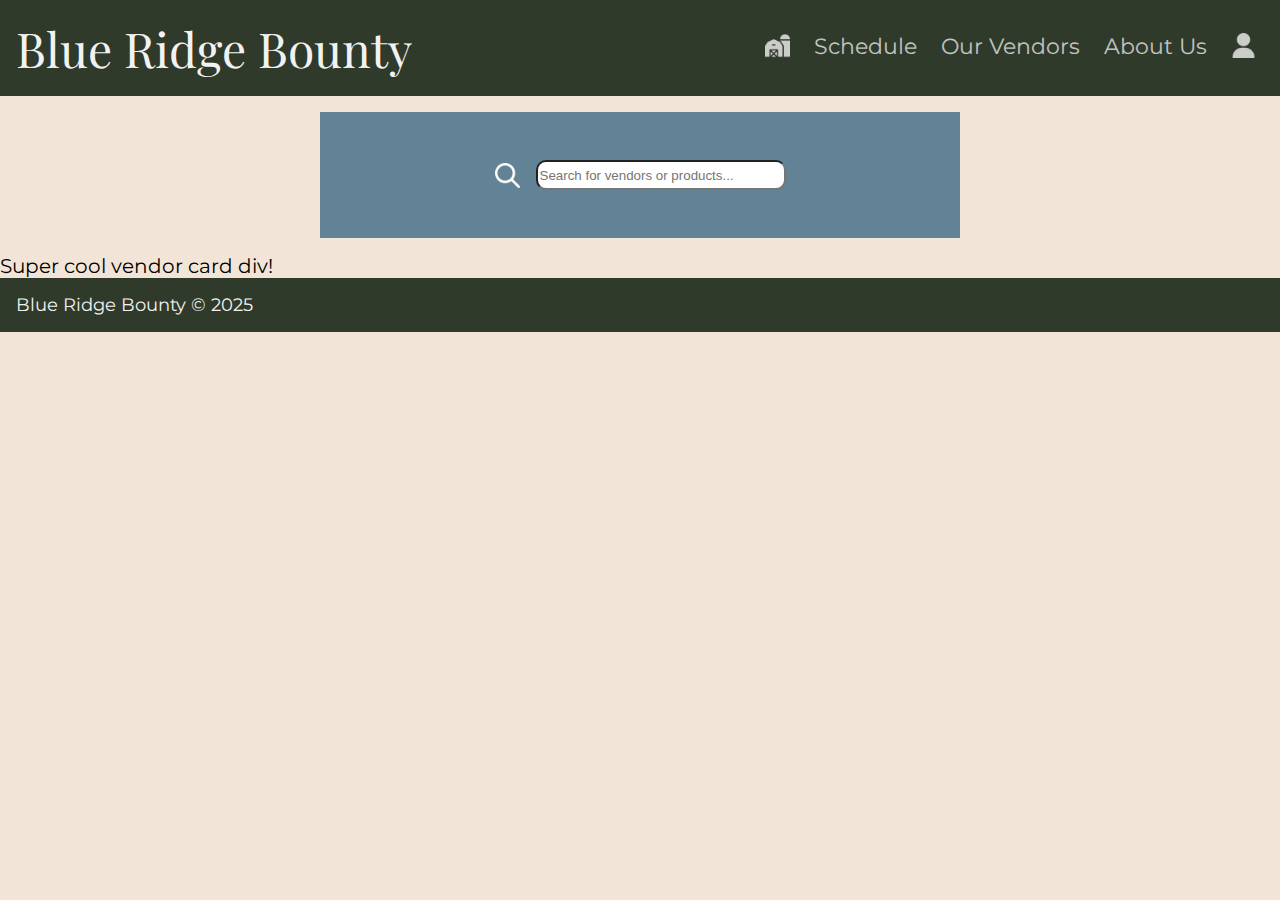
<file: ourvendors.html>
<!DOCTYPE html>
<html lang="en">

  <head>
    <meta charset="UTF-8">
    <title>Blue Ridge Bounty - Our Vendors</title>
    <link rel="stylesheet" href="/css/styles.css">
    <meta name="viewport" content="width=device-width, initial-scale=1.0">
  </head>

  <body>
    <header>
      <h1>Blue Ridge Bounty</h1>
      <nav>
        <ul>
          <li><a href="index.html"><img src="img/barn.png" alt="An icon of a barn" height="25" width="25"></a></li>
          <li><a href="schedule.html">Schedule</a></li>
          <li><a href="ourvendors.html">Our Vendors</a></li>
          <li><a href="aboutus.html">About Us</a></li>
          <li><a href="login.html"><img src="img/user.png" alt="A user login icon." height="25" width="25"></a></li>
        </ul>
      </nav>
    </header>

    <main>
      <form action="" class="search-bar">
        <img src="img/search.png" alt="A magnifying glass icon." height="25" width="25">
        <input type="text" name="search" placeholder="Search for vendors or products...">
      </form>

      <div>
        Super cool vendor card div!
      </div>
    </main>



    <footer>
      <span>Blue Ridge Bounty &copy; 2025</span>
    </footer>
  </body>

</html>
</file>
<file: css/styles.css>
@import url('https://fonts.googleapis.com/css2?family=Montserrat:ital,wght@0,100..900;1,100..900&family=Playfair+Display:ital,wght@0,400..900;1,400..900&display=swap');
/* global */

:root {
  --main-text: 'Playfair Display';
  --secondary-text: 'Montserrat';
  --main-color: #f2e5d7;
  --secondary-color: #303a2b;
  --tertiary-color: #628395;
  --light: #f2f2f2;
  --dark: #333;
}

html {
  font: 16px Verdana, Geneva, Tahoma, sans-serif;
}

* {
  box-sizing: border-box;
}

img {
  height: auto;
  max-width: 100%;
}

body {
  background-color: var(--main-color);
  margin: 0;
}

/* Content Wrapper */

#content-wrapper {
  margin: 0 auto;
  width: 90%;
}

/* Header - Footer */

header {
  background-color: var(--secondary-color);
  align-items: center;
  display: flex;
  flex-direction: row;
  justify-content: space-between;
  padding: 1rem;
  position: static;
}

nav ul {
  display: flex;
  flex-direction: row;
  gap: 0.5rem;
}

nav ul li {
  list-style-type: none;
  font: 22px var(--secondary-text);
  padding: 0 0.5rem;
}

nav a {
  color: var(--light);
  display: inline-block;
  opacity: 0.75;
  text-decoration: none;
  transition: opacity 0.2s ease-in-out, transform 0.2s ease-in-out;
}

nav a:hover {
  opacity: 1;
  transform: translateY(-3px);
}

h1 {
  color: var(--light);
  font: 48px var(--main-text);
  margin: 0;
}

footer {
  background-color: var(--secondary-color);
  color: var(--light);
  display: flex;
  font: 18px var(--secondary-text);
  justify-content: space-between;
  padding: 1rem;
}

footer a {
  color: var(--light);
  text-decoration: none;
}

/* Home */

/* Hero Image Section */

.hero-image {
  background: url('/img/hero.jpg') center / cover no-repeat;
  height: 45vw;
  position: relative;
}

.static-text {
  font: 72px var(--main-text);
  text-align: center;
  position: absolute;
  top: 50%;
  left: 50%;
  transform: translate(-50%, -50%);
  color: white;
}

#text {
  font: 48px var(--secondary-text);
  text-align: center;
  position: absolute;
  top: 60%;
  left: 50%;
  transform: translate(-50%, -50%);
  color: white;
}

.caret {
  display: inline-block;
  width: 10px;
  margin-left: 5px;
  animation: blink 1s infinite;
}

/* Main Paragraph */

main > div:first-of-type {
  font: 20px var(--secondary-text);
}

/* slideshow */

.slideshow-container {
  margin: auto;
  max-width: 1000px;
  position: relative;
  display: flex;
  flex-direction: column;
}

/* Hide the images by default */
.mySlides {
  display: none;
  position: relative;
}

.mySlides img {
  width: 100%;
  display: block;
  transition: filter 0.5s ease-in-out;
}

.prev,
.next {
  cursor: pointer;
  position: absolute;
  top: 50%;
  width: auto;
  margin-top: -22px;
  padding: 16px;
  color: white;
  font-weight: bold;
  font-size: 18px;
  transition: 0.6s ease;
  border-radius: 0 3px 3px 0;
  user-select: none;
}

.next {
  right: 0;
  border-radius: 3px 0 0 3px;
}

.prev:hover,
.next:hover {
  background-color: rgba(0, 0, 0, 0.8);
}

/* Caption text */
.text {
  position: absolute;
  top: 50%;
  left: 50%;
  transform: translate(-50%, -50%);
  width: 80%;
  text-align: center;
  color: white;
  font: 24px var(--secondary-text);
  background: rgba(0, 0, 0, 0.5); /* Slight background for readability */
  padding: 20px;
  border-radius: 8px;
}

.text a {
  color: #628395;
  text-decoration: none;
}

.text a:hover {
  color: var(--light);
}

/* Number text (1/3 etc) */
.numbertext {
  color: var(--light);
  font-size: 12px;
  padding: 8px 12px;
  position: absolute;
  top: 0;
}

/* The dots/bullets/indicators */
.dot {
  cursor: pointer;
  height: 15px;
  width: 15px;
  margin: 0 2px;
  background-color: #bbb;
  border-radius: 50%;
  display: inline-block;
  margin: 0.25rem;
  transition: background-color 0.6s ease;
}

.active,
.dot:hover {
  background-color: #717171;
}

/* Fading animation */
.fade {
  animation-name: fade;
  animation-duration: 1.5s;
}

@keyframes fade {
  from {
    opacity: 0.4;
  }
  to {
    opacity: 1;
  }
}

/* Our Vendors */

form {
  align-items: center;
  background-color: var(--tertiary-color);
  display: flex;
  gap: 1rem;
  justify-content: center;
  margin: 1rem auto;
  padding: 3rem;
  width: 50%;
}

.search-bar input {
  border-radius: 10px;
  height: 30px;
  width: 250px;
}

/* About Us */

.aboutus h2 {
  font: 64px var(--main-text);
  text-align: center;
}

.aboutus div:nth-last-of-type(1) {
  width: 80%;
  margin: 0 auto;
}

.aboutus main section {
  display: flex;
  gap: 1rem;
  flex-direction: column;
  padding: 1.5rem;
}

.aboutus-item {
  display: flex;
  flex-direction: row;
  gap: 1rem;
  margin: 0;
}

.aboutus-item:nth-of-type(2) {
  flex-direction: row-reverse !important;
  text-align: right;
}

.aboutus-item p {
  font: 32px var(--secondary-text);
}

.aboutus div div:last-of-type {
  padding: 1rem;
  display: flex;
  gap: 1rem;
  flex-direction: column;
  margin: 0;
  padding: 0;
}

/* User Login */

.login {
  background: url('/img/blueberries.jpg') center / cover no-repeat;
}

.login main {
  display: flex;
}

.login form {
  background-color: #628395cc;
  display: flex;
  flex-flow: column wrap;
}

form.user-login {
  background-color: #f2e5d7cc;
}
</file>
